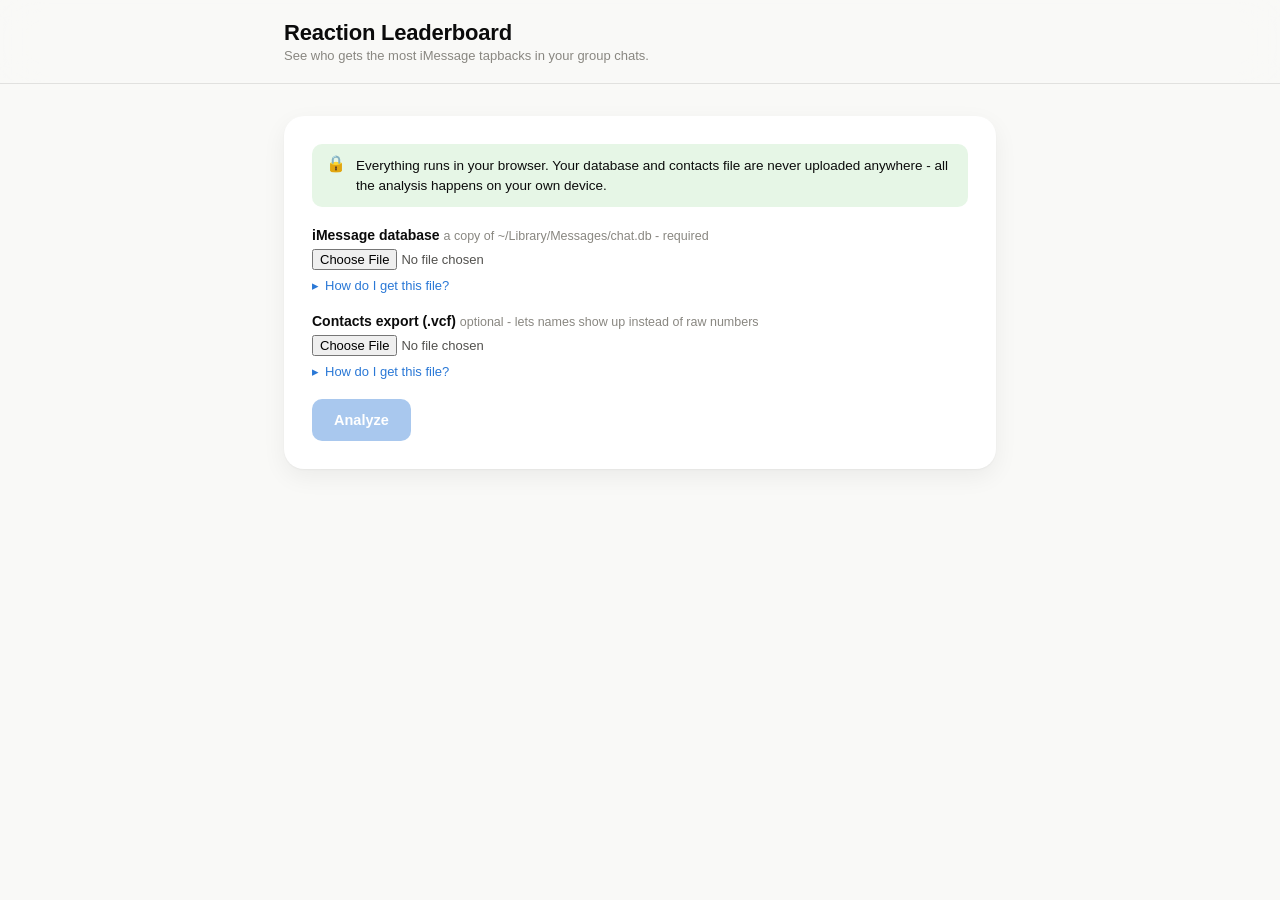
<file: public/index.html>
<!doctype html>
<html lang="en">
<head>
<meta charset="utf-8">
<meta name="viewport" content="width=device-width, initial-scale=1">
<title>Reaction Leaderboard</title>
<link rel="stylesheet" href="style.css">
</head>
<body>
  <header class="topbar">
    <div class="topbar-inner">
      <div>
        <h1 class="app-title">Reaction Leaderboard</h1>
        <p class="app-subtitle">See who gets the most iMessage tapbacks in your group chats.</p>
      </div>
      <div id="search-wrap" class="search-wrap" hidden>
        <svg class="search-icon" viewBox="0 0 20 20" fill="none" aria-hidden="true">
          <circle cx="8.5" cy="8.5" r="6" stroke="currentColor" stroke-width="1.6"/>
          <line x1="13.1" y1="13.1" x2="18" y2="18" stroke="currentColor" stroke-width="1.6" stroke-linecap="round"/>
        </svg>
        <input
          id="chat-search"
          type="text"
          placeholder="Search group chats…"
          autocomplete="off"
          spellcheck="false"
        />
        <div id="search-results" class="search-results" hidden></div>
      </div>
    </div>
  </header>

  <main class="content">
    <section id="upload-panel" class="upload-panel">
      <p class="privacy-notice">
        <span class="icon">🔒</span>
        <span>Everything runs in your browser. Your database and contacts file are
        never uploaded anywhere - all the analysis happens on your own device.</span>
      </p>

      <div class="upload-field">
        <label for="db-file">
          iMessage database
          <span class="hint">a copy of ~/Library/Messages/chat.db - required</span>
        </label>
        <input type="file" id="db-file" accept=".db,.sqlite,.sqlite3" />
        <details class="how-to">
          <summary>How do I get this file?</summary>
          <p>This only works from a <strong>Mac</strong> - iMessage history lives in
          macOS, not on an iPhone directly.</p>
          <ol>
            <li>Grant your Terminal access to messages: <strong>System Settings → Privacy &amp; Security →
              Full Disk Access</strong> → turn on Terminal → quit and reopen Terminal.</li>
            <li>Quit the <strong>Messages</strong> app completely (⌘Q).</li>
              <li>Open <strong>Terminal</strong> (Applications → Utilities → Terminal).</li>
            <li>Run this command to make a safe copy on your Desktop:
              <pre>cp ~/Library/Messages/chat.db ~/Desktop/chat_copy.db</pre>
            </li>
            <li>Upload <code>chat_copy.db</code> from your Desktop above.</li>
          </ol>
          <p class="note">This copies your file - it never modifies or deletes your
          real Messages data.</p>
        </details>
      </div>

      <div class="upload-field">
        <label for="vcf-file">
          Contacts export (.vcf)
          <span class="hint">optional - lets names show up instead of raw numbers</span>
        </label>
        <input type="file" id="vcf-file" accept=".vcf" />
        <details class="how-to">
          <summary>How do I get this file?</summary>
          <p><strong>On a Mac:</strong> open the <strong>Contacts</strong> app → Edit
          menu → Select All → File → Export → Export vCard.</p>
          <p><strong>On an iPhone:</strong> go to
          <a href="https://icloud.com/contacts" target="_blank" rel="noopener">icloud.com/contacts</a>
          in a browser and sign in → select all contacts (⌘A / click one, then
          Select All) → click the gear icon in the bottom-left corner → Export vCard.</p>
        </details>
      </div>

      <button id="analyze-btn" class="primary-btn" disabled>Analyze</button>
      <p id="upload-error" class="upload-error" hidden></p>
    </section>

    <div id="empty-state" class="state-panel" hidden>
      <p>Search for a group chat above to see its reaction leaderboard.</p>
    </div>

    <div id="loading-state" class="state-panel" hidden>
      <div class="spinner" aria-hidden="true"></div>
      <p id="loading-label">Loading…</p>
    </div>

    <div id="error-state" class="state-panel error-panel" hidden>
      <p id="error-message"></p>
    </div>

    <div id="results" class="results" hidden>
      <section class="chat-header">
        <div>
          <h2 id="chat-name"></h2>
          <div class="chat-stats">
            <div class="stat">
              <span id="stat-participants" class="stat-value">–</span>
              <span class="stat-label">Participants</span>
            </div>
            <div class="stat">
              <span id="stat-messages" class="stat-value">–</span>
              <span class="stat-label">Messages</span>
            </div>
            <div class="stat">
              <span id="stat-reactions" class="stat-value">–</span>
              <span class="stat-label">Reactions</span>
            </div>
          </div>
        </div>
        <button id="csv-btn" class="secondary-btn">Download CSV</button>
      </section>

      <section id="leaderboard" class="leaderboard"></section>
    </div>
  </main>

  <script type="module" src="app.js"></script>
</body>
</html>
</file>
<file: public/style.css>
/* Design tokens - see palette.md (dataviz skill) for the categorical/sequential
   values; ink/surface tokens mirror its "chart chrome & ink" table.
   Kept in sync with ../static/style.css (the local tool's stylesheet). */
:root {
  color-scheme: light;
  --surface-1: #fcfcfb;
  --page-plane: #f9f9f7;
  --card: #ffffff;
  --text-primary: #0b0b0b;
  --text-secondary: #52514e;
  --text-muted: #898781;
  --gridline: #e1e0d9;
  --baseline: #c3c2b7;
  --border: rgba(11, 11, 11, 0.1);
  --accent: #2a78d6;
  --accent-soft: rgba(42, 120, 214, 0.12);
  --error: #eb6834;
  --good: #0ca30c;
  --good-soft: rgba(12, 163, 12, 0.1);

  /* Positional, not semantic: the breakdown shows whichever 6 reaction
     identities are most common in the loaded chat, so color is assigned by
     rank, not by a fixed "loved"/"liked" name. */
  --series-1: #2a78d6;
  --series-2: #eb6834;
  --series-3: #1baf7a;
  --series-4: #eda100;
  --series-5: #e87ba4;
  --series-6: #008300;

  --radius-lg: 20px;
  --radius-md: 14px;
  --radius-sm: 10px;
  --shadow-card: 0 1px 2px rgba(11, 11, 11, 0.04), 0 8px 24px rgba(11, 11, 11, 0.06);
}

@media (prefers-color-scheme: dark) {
  :root {
    color-scheme: dark;
    --surface-1: #1a1a19;
    --page-plane: #0d0d0d;
    --card: #1f1f1e;
    --text-primary: #ffffff;
    --text-secondary: #c3c2b7;
    --text-muted: #898781;
    --gridline: #2c2c2a;
    --baseline: #383835;
    --border: rgba(255, 255, 255, 0.1);
    --accent: #3987e5;
    --accent-soft: rgba(57, 135, 229, 0.18);
    --error: #d95926;
    --good: #0ca30c;
    --good-soft: rgba(12, 163, 12, 0.16);

    --series-1: #3987e5;
    --series-2: #d95926;
    --series-3: #199e70;
    --series-4: #c98500;
    --series-5: #d55181;
    --series-6: #008300;

    --shadow-card: 0 1px 2px rgba(0, 0, 0, 0.3), 0 8px 24px rgba(0, 0, 0, 0.35);
  }
}

* {
  box-sizing: border-box;
}

[hidden] {
  display: none !important;
}

html,
body {
  height: 100%;
}

body {
  margin: 0;
  font-family: -apple-system, BlinkMacSystemFont, "SF Pro Text", "Segoe UI", sans-serif;
  background: var(--page-plane);
  color: var(--text-primary);
  -webkit-font-smoothing: antialiased;
}

/* ---------- Top bar ---------- */

.topbar {
  position: sticky;
  top: 0;
  z-index: 10;
  background: color-mix(in srgb, var(--page-plane) 72%, transparent);
  backdrop-filter: blur(20px) saturate(1.6);
  -webkit-backdrop-filter: blur(20px) saturate(1.6);
  border-bottom: 1px solid var(--border);
}

.topbar-inner {
  max-width: 760px;
  margin: 0 auto;
  padding: 20px 24px;
  display: flex;
  flex-direction: column;
  gap: 14px;
}

.app-title {
  margin: 0;
  font-size: 22px;
  font-weight: 650;
  letter-spacing: -0.01em;
}

.app-subtitle {
  margin: 2px 0 0;
  font-size: 13px;
  color: var(--text-muted);
}

.search-wrap {
  position: relative;
}

.search-icon {
  position: absolute;
  left: 14px;
  top: 50%;
  transform: translateY(-50%);
  width: 17px;
  height: 17px;
  color: var(--text-muted);
  pointer-events: none;
}

#chat-search {
  width: 100%;
  height: 40px;
  border-radius: var(--radius-sm);
  border: 1px solid var(--border);
  background: var(--card);
  color: var(--text-primary);
  font-size: 15px;
  padding: 0 14px 0 38px;
  outline: none;
  transition: box-shadow 0.15s ease, border-color 0.15s ease;
}

#chat-search:focus {
  border-color: var(--accent);
  box-shadow: 0 0 0 4px var(--accent-soft);
}

.search-results {
  position: absolute;
  top: calc(100% + 8px);
  left: 0;
  right: 0;
  background: var(--card);
  border: 1px solid var(--border);
  border-radius: var(--radius-md);
  box-shadow: var(--shadow-card);
  overflow: hidden;
  max-height: 320px;
  overflow-y: auto;
}

.search-result {
  display: flex;
  align-items: center;
  justify-content: space-between;
  gap: 12px;
  padding: 10px 14px;
  cursor: pointer;
  font-size: 14px;
}

.search-result:hover,
.search-result.active {
  background: var(--accent-soft);
}

.search-result .name {
  font-weight: 500;
}

.search-result .count {
  color: var(--text-muted);
  font-size: 12px;
  white-space: nowrap;
}

.search-empty {
  padding: 14px;
  color: var(--text-muted);
  font-size: 13px;
}

/* ---------- Content states ---------- */

.content {
  max-width: 760px;
  margin: 0 auto;
  padding: 32px 24px 64px;
}

.state-panel {
  display: flex;
  flex-direction: column;
  align-items: center;
  gap: 14px;
  padding: 80px 20px;
  text-align: center;
  color: var(--text-muted);
  font-size: 15px;
}

.error-panel {
  color: var(--error);
}

.spinner {
  width: 22px;
  height: 22px;
  border-radius: 50%;
  border: 2.5px solid var(--gridline);
  border-top-color: var(--accent);
  animation: spin 0.7s linear infinite;
}

@keyframes spin {
  to {
    transform: rotate(360deg);
  }
}

/* ---------- Upload panel ---------- */

.upload-panel {
  background: var(--card);
  border-radius: var(--radius-lg);
  box-shadow: var(--shadow-card);
  padding: 28px;
  display: flex;
  flex-direction: column;
  gap: 20px;
}

.privacy-notice {
  display: flex;
  align-items: flex-start;
  gap: 10px;
  margin: 0;
  padding: 12px 14px;
  background: var(--good-soft);
  border-radius: var(--radius-sm);
  color: var(--text-primary);
  font-size: 13.5px;
  line-height: 1.45;
}

.privacy-notice .icon {
  flex-shrink: 0;
  color: var(--good);
  font-size: 16px;
  line-height: 1;
}

.upload-field {
  display: flex;
  flex-direction: column;
  gap: 6px;
}

.upload-field label {
  font-size: 14px;
  font-weight: 600;
}

.upload-field .hint {
  font-weight: 400;
  color: var(--text-muted);
  font-size: 12.5px;
}

.upload-field input[type="file"] {
  font-size: 13px;
  color: var(--text-secondary);
}

.how-to {
  margin-top: 2px;
  font-size: 13px;
}

.how-to summary {
  cursor: pointer;
  color: var(--accent);
  font-weight: 500;
  list-style: none;
}

.how-to summary::-webkit-details-marker {
  display: none;
}

.how-to summary::before {
  content: "▸";
  display: inline-block;
  margin-right: 6px;
}

.how-to[open] summary::before {
  content: "▾";
}

.how-to p,
.how-to ol {
  margin: 10px 0 0;
  color: var(--text-secondary);
  line-height: 1.5;
}

.how-to ol {
  padding-left: 20px;
}

.how-to li + li {
  margin-top: 6px;
}

.how-to a {
  color: var(--accent);
}

.how-to .note {
  color: var(--text-muted);
  font-size: 12px;
}

.how-to pre {
  margin: 6px 0;
  padding: 8px 10px;
  background: var(--page-plane);
  border: 1px solid var(--border);
  border-radius: var(--radius-sm);
  font-size: 12px;
  overflow-x: auto;
}

.how-to code {
  background: var(--page-plane);
  padding: 1px 5px;
  border-radius: 4px;
  font-size: 12px;
}

.primary-btn {
  align-self: flex-start;
  height: 42px;
  padding: 0 22px;
  border: none;
  border-radius: var(--radius-sm);
  background: var(--accent);
  color: #fff;
  font-size: 14.5px;
  font-weight: 600;
  cursor: pointer;
  transition: opacity 0.15s ease, transform 0.1s ease;
}

.primary-btn:disabled {
  opacity: 0.4;
  cursor: not-allowed;
}

.primary-btn:not(:disabled):active {
  transform: scale(0.98);
}

.secondary-btn {
  height: 34px;
  padding: 0 14px;
  border: 1px solid var(--border);
  border-radius: var(--radius-sm);
  background: var(--card);
  color: var(--text-primary);
  font-size: 13px;
  font-weight: 600;
  cursor: pointer;
}

.upload-error {
  margin: 0;
  color: var(--error);
  font-size: 13.5px;
}

/* ---------- Chat header ---------- */

.chat-header {
  margin-bottom: 28px;
  display: flex;
  align-items: flex-start;
  justify-content: space-between;
  gap: 16px;
}

#chat-name {
  margin: 0 0 16px;
  font-size: 26px;
  font-weight: 650;
  letter-spacing: -0.01em;
}

.chat-stats {
  display: flex;
  gap: 28px;
}

.stat {
  display: flex;
  flex-direction: column;
  gap: 2px;
}

.stat-value {
  font-size: 20px;
  font-weight: 650;
  font-variant-numeric: tabular-nums;
}

.stat-label {
  font-size: 12px;
  color: var(--text-muted);
}

/* ---------- Leaderboard ---------- */

.leaderboard {
  display: flex;
  flex-direction: column;
  gap: 10px;
}

.person-card {
  background: var(--card);
  border-radius: var(--radius-lg);
  box-shadow: var(--shadow-card);
  padding: 16px 18px;
  display: flex;
  flex-direction: column;
  gap: 12px;
}

.person-top {
  display: flex;
  align-items: center;
  gap: 12px;
}

.rank {
  width: 22px;
  flex-shrink: 0;
  font-size: 13px;
  font-weight: 600;
  color: var(--text-muted);
  text-align: center;
  font-variant-numeric: tabular-nums;
}

.avatar {
  width: 38px;
  height: 38px;
  border-radius: 50%;
  flex-shrink: 0;
  display: flex;
  align-items: center;
  justify-content: center;
  font-size: 14px;
  font-weight: 600;
  color: #fff;
}

.person-name-wrap {
  flex: 1;
  min-width: 0;
}

.person-name {
  font-size: 15px;
  font-weight: 600;
  white-space: nowrap;
  overflow: hidden;
  text-overflow: ellipsis;
}

.person-sub {
  font-size: 12.5px;
  color: var(--text-muted);
  font-variant-numeric: tabular-nums;
}

.person-total {
  text-align: right;
  flex-shrink: 0;
}

.person-total .count {
  font-size: 20px;
  font-weight: 650;
  font-variant-numeric: tabular-nums;
  display: block;
}

.person-total .label {
  font-size: 11px;
  color: var(--text-muted);
}

.rank-bar-track {
  height: 6px;
  border-radius: 3px;
  background: var(--gridline);
  overflow: hidden;
}

.rank-bar-fill {
  height: 100%;
  border-radius: 3px;
  background: var(--accent);
}

.breakdown {
  display: flex;
  flex-wrap: wrap;
  gap: 8px;
}

.pill {
  display: flex;
  align-items: center;
  gap: 5px;
  padding: 3px 9px 3px 7px;
  border-radius: 999px;
  background: var(--page-plane);
  border: 1px solid var(--border);
  font-size: 12px;
  color: var(--text-secondary);
}

.pill.zero {
  opacity: 0.4;
}

.pill .dot {
  width: 8px;
  height: 8px;
  border-radius: 50%;
  flex-shrink: 0;
}

.pill .value {
  font-weight: 600;
  color: var(--text-primary);
  font-variant-numeric: tabular-nums;
}

@media (max-width: 480px) {
  .chat-stats {
    gap: 18px;
  }
  .person-total .count {
    font-size: 17px;
  }
  .chat-header {
    flex-direction: column;
  }
}
</file>
